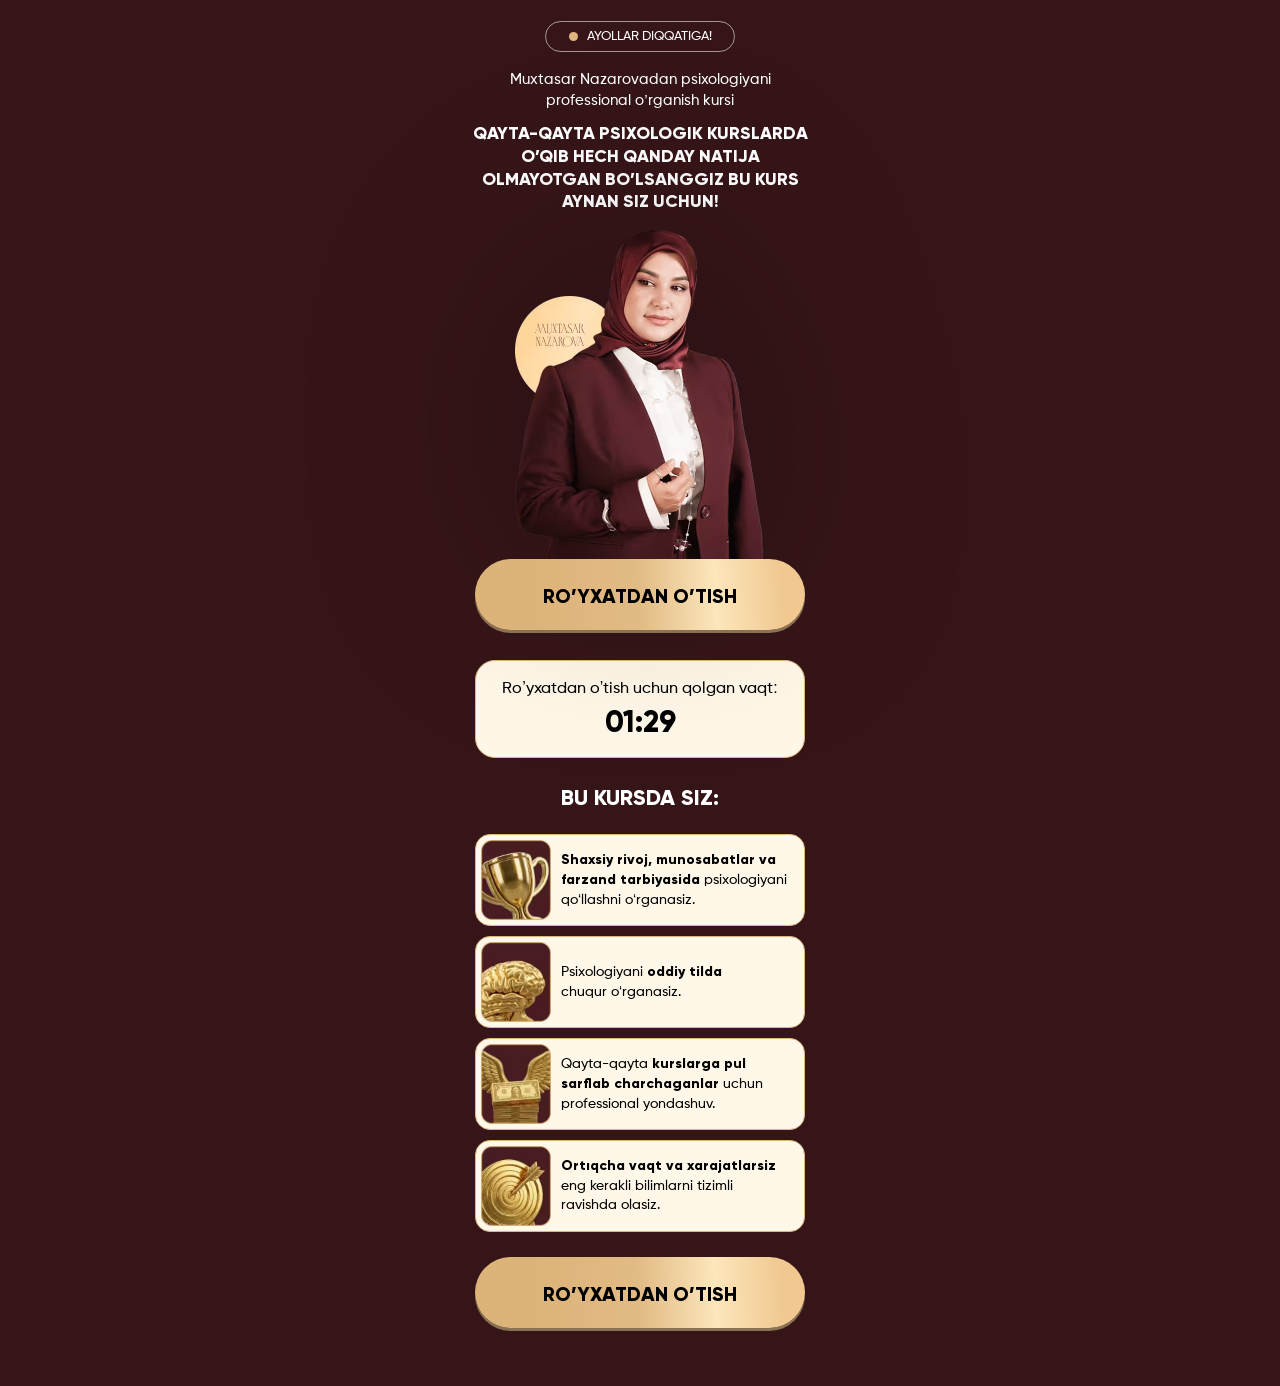
<file: index.html>
<!DOCTYPE html>
<html lang="uz">

<head>
    <meta charset="UTF-8">
    <meta name="viewport" content="width=device-width, initial-scale=1.0">
    <title>Muxtasar Nazarova</title>

    <style>
 *{padding:0;margin:0;box-sizing:border-box}html, body{overflow-x:hidden}body{font-family:Montserrat, sans-serif;background-color:#361518}.event{padding-top:21px;padding-bottom:38px}.event__inner{max-width:375px;margin:0 auto;padding:0 10px;position:relative}.event__top{display:flex;align-items:center;justify-content:center;gap:5px;margin-bottom:17px}.event__date{display:flex;align-items:center;justify-content:center;gap:9px;color:white;padding:8px 0;border:1px solid #FFFFFF8C;border-radius:100px;max-width:190px;width:100%}.event__date-icon{background-color:#DEB67D;width:9px;height:9px;border-radius:100%}.event__date-text{font-family:Gilroy, sans-serif;font-weight:500;font-size:13px;line-height:100%}.event__title{font-family:Gilroy, sans-serif;font-weight:800;font-size:clamp(14.8px, 4.6vw, 17.5px);line-height:130%;text-align:center;text-transform:uppercase;margin-bottom:16px;color:white}.event__subtitle{font-family:Gilroy, sans-serif;font-weight:500;font-size:15px;line-height:140%;text-align:center;margin-bottom:11px;color:white}.learn__icon{object-fit:cover;flex-shrink:0}.event__image{max-width:251px;width:100%;filter:drop-shadow(0px 0px 100px rgba(0, 0, 0, 0.3));height:auto;margin-bottom:-1px;margin-left:auto;margin-right:auto;display:flex}.learn{margin-bottom:20px}.learn__title{font-family:Gilroy, sans-serif;font-weight:800;font-size:22px;line-height:16px;text-align:center;text-transform:uppercase;margin-bottom:28px;color:white}.learn__list{display:flex;flex-direction:column;gap:10px;margin:0 auto 25px;align-items:center;justify-content:center}.learn__item{display:flex;align-items:center;gap:10px;padding:5px;background-color:#FFF8E9;border:1px solid #DEB67D;border-radius:15px;max-width:330px;width:100%}.learn__text{font-family:Gilroy, sans-serif;font-weight:500;font-size:clamp(13px, 3.9vw, 14px);line-height:140%}.event__speaker{max-width:330px;width:100%;height:auto;display:flex;margin:0 auto 30px}.event__btn{text-decoration:none;width:100%;padding:25px 0 22px 0;background:linear-gradient(87.05deg, #DCB379 17.99%, #E2BB84 49.64%, #FCE6BB 72.7%, #F0C890 93.02%);box-shadow:0px 3px 0px 0px #897353;border:none;border-radius:40px;font-family:Gilroy, sans-serif;font-weight:700;font-size:20px;text-transform:uppercase;z-index:3;line-height:120%;text-align:center;color:#000;max-width:330px;margin-left:auto;margin-right:auto;margin-bottom:12px;min-width:330px;position:relative;display:flex;align-items:center;justify-content:center;cursor:pointer}.event__btn:active{transform:scale(0.96)}@media (max-width:340px){.event__btn{min-width:300px}}
    </style>

    <link rel="stylesheet" href="./css/main.css" media="print" onload="this.media='all'" />
    <noscript>
        <link rel="stylesheet" href="./css/main.css" />
    </noscript>
</head>

<body>
    <main>
        <section class="event">
            <div class="event__inner">
                <div class="event__top">
                    <div class="event__date">
                        <div class="event__date-icon"></div>
                        <p class="event__date-text">AYOLLAR DIQQATIGA!</p>
                    </div>
                </div>
                <p class="event__subtitle">Muxtasar Nazarovadan psixologiyani <br> professional o’rganish kursi</p>

                <h1 class="event__title">
                    Qayta-qayta psixologik kurslarda o’qib hech qanday natija olmayotgan bo’lsanggiz bu kurs aynan siz uchun!
                </h1>

                <img class="event__image" src="./images/speaker.avif" loading="lazy" decoding="async" width="251"
                    height="331" alt="house">
                <button class="event__btn registerBtn" style="margin-bottom: 30px;">
                    RO’YXATDAN O’TISH
                </button>

                <div class="lesson__timer__box">
                    <h2 class="lesson__timer__title">Ro’yxatdan o’tish uchun qolgan vaqt:</h2>
                    <div class="lesson__timer" id="timer">01:30</div>
                </div>

                <div class="learn">
                    <h3 class="learn__title">Bu kursda siz:</h3>

                    <ul class="learn__list">
                        <li class="learn__item">
                            <img class="learn__icon" src="./images/learn/1.avif" loading="lazy" decoding="async"
                                width="70" height="80" alt="icon">
                            <p class="learn__text">
                                <b>Shaxsiy rivoj, munosabatlar va <br> farzand tarbiyasida</b> psixologiyani <br>
                                qo‘llashni o‘rganasiz.
                            </p>
                        </li>
                        <li class="learn__item">
                            <img class="learn__icon" src="./images/learn/2.avif" loading="lazy" decoding="async"
                                width="70" height="80" alt="icon">
                            <p class="learn__text">
                                Psixologiyani <b>oddiy tilda</b> <br> chuqur o‘rganasiz.
                            </p>
                        </li>
                        <li class="learn__item">
                            <img class="learn__icon" src="./images/learn/3.avif" loading="lazy" decoding="async"
                                width="70" height="80" alt="icon">
                            <p class="learn__text">
                                Qayta-qayta <b>kurslarga pul <br> sarflab charchaganlar</b> uchun <br> professional
                                yondashuv.
                            </p>
                        </li>
                        <li class="learn__item">
                            <img class="learn__icon" src="./images/learn/4.avif" loading="lazy" decoding="async"
                                width="70" height="80" alt="icon">
                            <p class="learn__text">
                                <b>Ortıqcha vaqt va xarajatlarsiz</b> <br> eng kerakli bilimlarni tizimli <br> ravishda
                                olasiz.
                            </p>
                        </li>
                    </ul>

                    <button class="event__btn registerBtn">
                        
                        RO’YXATDAN O’TISH
                    </button>
                </div>

            </div>
        </section>
    </main>

  <!-- Modal -->
  <div id="registrationModal" class="homeModal" style="display: none">
    <div class="homeModalOverlay"></div>
    <div class="homeFormContainer">
      <button class="closeButton" id="closeModalBtn">
        <svg xmlns="http://www.w3.org/2000/svg" width="16" height="16" viewBox="0 0 12 12" fill="none">
          <path d="M1 11L11 1M1 1.00001L11 11" stroke="currentColor" stroke-width="1.5" stroke-linecap="round" />
        </svg>
      </button>
      <div class="homeFormTop">
        <h1 class="homeFormTopTitle">
          Ro'yxatdan o'tish uchun ma'lumotlaringizni kiriting!
        </h1>
      </div>
      <form id="registrationForm" name="contact-form">
        <!-- ISM -->
        <div class="HomeFormRow">
          <label class="HomeFormRowLabel" for="name">Ismingiz:</label>
          <input class="HomeFormRowInput" type="text" id="name" name="name" placeholder="Ismingizni kiriting"
            autocomplete="name" />
          <p class="homeFormErrorText" id="nameError" style="display: none">
            ❌ Ismingizni kiriting!
          </p>
        </div>

        <!-- TELEFON -->
        <div class="HomeFormRow">
          <label class="HomeFormRowLabel" for="phone">Telefon raqamingiz:</label>

          <div class="phone-input-container">
            <!-- LEFT: country -->
            <button type="button" class="selected-country" id="selectedCountry">
              <span class="selected-flag" id="selectedCountryFlag">🇺🇿</span>

              <svg id="dropdownIcon" xmlns="http://www.w3.org/2000/svg" width="16" height="16" viewBox="0 0 24 24"
                fill="none" stroke="currentColor" stroke-width="2" stroke-linecap="round" stroke-linejoin="round">
                <polyline points="6 9 12 15 18 9"></polyline>
              </svg>
              <span class="selected-code" id="selectedCountryCodeText">+998</span>
            </button>

            <!-- dropdown -->
            <div class="country-dropdown" id="countryDropdown" style="display:none"></div>

            <!-- RIGHT: phone input (number span inside) -->
            <div class="phone-field">
              <input class="HomeFormRowInput phone-input" type="tel" id="phone" name="phone" inputmode="numeric"
                placeholder="00 0000 00 00" autocomplete="tel"
                style="border: none; background-color: transparent;padding-left: 5px;" />
            </div>
          </div>

          <p class="homeFormErrorText" id="phoneError" style="display:none">
            ❌ Telefon raqam mos emas!
          </p>
        </div>


        <button type="submit" class="HomeFormBtn" id="submitBtn">
          DAVOM ETISH
        </button>
      </form>

    </div>
  </div>

  
    <script defer src="/js/phoneFormatter.js"></script>
    <script defer src="/js/app.js"></script>

  <!-- Meta Pixel Code -->
<script defer>
!function(f,b,e,v,n,t,s)
{if(f.fbq)return;n=f.fbq=function(){n.callMethod?
n.callMethod.apply(n,arguments):n.queue.push(arguments)};
if(!f._fbq)f._fbq=n;n.push=n;n.loaded=!0;n.version='2.0';
n.queue=[];t=b.createElement(e);t.async=!0;
t.src=v;s=b.getElementsByTagName(e)[0];
s.parentNode.insertBefore(t,s)}(window, document,'script',
'https://connect.facebook.net/en_US/fbevents.js');
fbq('init', '2247188195685063');
fbq('track', 'PageView');
</script>
<noscript><img height="1" width="1" style="display:none"
src="https://www.facebook.com/tr?id=2247188195685063&ev=PageView&noscript=1"
/></noscript>
<!-- End Meta Pixel Code -->
</body>

</html>
</file>
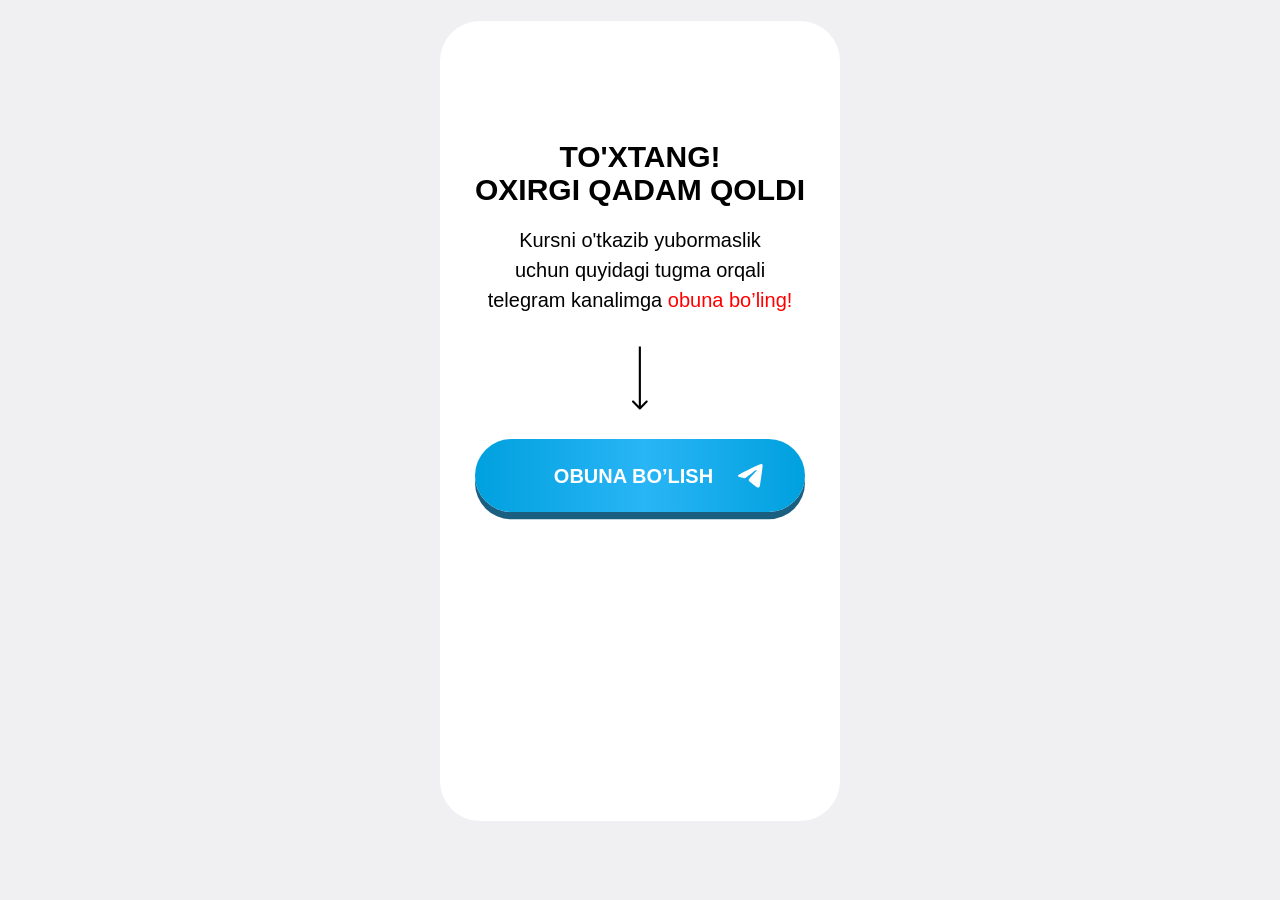
<file: thankYou.html>
<!DOCTYPE html>
<html lang="uz">

<head>
  <meta charset="UTF-8" />
  <meta name="viewport" content="width=device-width, initial-scale=1.0" />
  <title>Raxmat</title>
  <style>
    * { margin: 0; padding: 0; box-sizing: border-box; } body { padding-top: 21px; background-color: #F0F0F3; } .container { max-width: 400px; width: 100%; margin-left: auto; margin-right: auto; padding-left: 10px; padding-right: 10px; min-height: 800px; display: flex; background-color: white; padding-top: 119px; border-radius: 40px; align-items: center; flex-direction: column; } .title { font-family: Gilroy, sans-serif; font-weight: 700; font-size: clamp(27px, 6vw, 30px); line-height: 110%; text-align: center; margin-bottom: 19px; } .title>span { color: #BC9D71; } .description { font-family: Gilroy, sans-serif; font-weight: 500; font-size: clamp(18px, 5vw, 20px); line-height: 150%; text-align: center; margin-bottom: 28px; span { color: #FF0000; } } .arrow { margin-bottom: 26px; } .button-sub { font-family: Gilroy, sans-serif; box-shadow: 0px 7.37px 0px 0px #1A5E80; padding: 25px 0 24px 0; background: linear-gradient(90deg, #00A0DE 0%, #29B5F6 51.44%, #00A0DE 100%); border: none; border-radius: 69px; font-weight: 800; font-size: 20px; display: flex; align-items: center; gap: 25px; line-height: 100%; text-align: center; text-transform: uppercase; color: white; text-decoration: none; max-width: 330px; display: flex; align-items: center; justify-content: center; width: 100%; }
  </style>
  
</head>

<body>
  <div class="container">

    <div class="title">TO'XTANG! <br> OXIRGI QADAM QOLDI</div>
    <p class="description">
      Kursni o'tkazib yubormaslik <br> uchun quyidagi tugma orqali <br> telegram kanalimga  <span>obuna
        bo’ling!</span>
    </p>
    <img src="images/strelka.svg" alt="arrow" class="arrow" loading="lazy" height="70" width="16" loading="lazy"
      decoding="async" />
    <a href="https://t.me/+FK7PBbi24ktiMTQy" class="button-sub">OBUNA BO’LISH
      <img src="./images/tg.svg" alt="telegram" style="margin-right: -37px;display: flex;" loading="lazy"
        decoding="async">
    </a>
  </div>
  <script defer src="./js/thankYou.js"></script>

  <!-- Meta Pixel Code -->
<script>
!function(f,b,e,v,n,t,s)
{if(f.fbq)return;n=f.fbq=function(){n.callMethod?
n.callMethod.apply(n,arguments):n.queue.push(arguments)};
if(!f._fbq)f._fbq=n;n.push=n;n.loaded=!0;n.version='2.0';
n.queue=[];t=b.createElement(e);t.async=!0;
t.src=v;s=b.getElementsByTagName(e)[0];
s.parentNode.insertBefore(t,s)}(window, document,'script',
'https://connect.facebook.net/en_US/fbevents.js');
fbq('init', '2247188195685063');
fbq('track', 'PageView');
</script>
<noscript><img height="1" width="1" style="display:none"
src="https://www.facebook.com/tr?id=2247188195685063&ev=PageView&noscript=1"
/></noscript>
<!-- End Meta Pixel Code -->
</body>

</html>
</file>
<file: css/main.css>
@font-face { font-family: "Gilroy"; src: url("/fonts/Gilroy-ExtraBold.woff2") format("woff2"); font-weight: 800; font-display: swap; } @font-face { font-family: "Bebas Neue"; src: url("/fonts/BebasNeue-Regular.subset-AZa-z-0-9-punct-percent.woff2") format("woff2"); font-weight: 400; font-display: swap; } @font-face { font-family: "Gilroy"; src: url("/fonts/Gilroy-Medium.subset.woff2") format("woff2"); font-weight: 500; font-display: swap; } @font-face { font-family: "Gilroy"; src: url("/fonts/Gilroy-Regular.subset.woff2") format("woff2"); font-weight: 400; font-display: swap; } .lesson__timer__box { background-color: #FFF8E9; margin-bottom: 32px; border-radius: 20px; border: 1px solid #DEB67D; padding: 20px; padding-bottom: 17px; margin-left: auto; margin-right: auto; width: 100%; max-width: 330px; } .lesson__timer__title { font-family: Gilroy, sans-serif; font-weight: 500; font-size: clamp(13px, 4.1vw, 16px); line-height: 100%; text-align: center; margin-bottom: 7px; } .lesson__timer { font-family: Gilroy, sans-serif; font-weight: 800; font-size: 30px; line-height: 120%; text-align: center; } .homeModal, .homeModalOverlay { position: fixed; top: 0; height: 100vh; width: 100%; left: 0; } .homeModal { z-index: 30; justify-content: center; align-items: center; display: flex; } .homeModalOverlay { background-color: rgba(0, 0, 0, 0.3); backdrop-filter: blur(5px); } .homeFormContainer { position: relative; z-index: 30; background-color: #fff; color: #000; border-radius: 8px; padding: 20px 40px 40px; width: 100%; max-width: 520px; box-shadow: 0 4px 12px rgba(0, 0, 0, 0.1); margin: 0 20px; position: fixed; top: 50%; left: 50%; transform: translate(-50%, -50%); } .homeFormTop { display: flex; justify-content: space-between; } .homeFormTopTitle { font-family: Inter, sans-serif; font-size: clamp(21px, 6.6vw, 24px); margin: 0 0 20px; color: #000; font-weight: 600; text-align: center; margin-left: auto; margin-right: auto; } .closeButton { background: 0 0; border: none; cursor: pointer; padding: 4px; justify-content: center; align-items: center; display: flex; position: absolute; top: 20px; right: 20px; color: #000; } .homeFormErrorText { color: #e53e3e; margin-bottom: 12px; font-size: 14px; font-family: system-ui, -apple-system, BlinkMacSystemFont, "Segoe UI", sans-serif; padding-top: 5px; padding-bottom: 5px; } .HomeFormRowInput, .HomeFormRowLabel { font-family: system-ui, -apple-system, BlinkMacSystemFont, "Segoe UI", sans-serif; font-size: 18px; } .HomeFormRow { margin-bottom: 20px; } .HomeFormRowLabel { display: block; margin-bottom: 6px; color: #000; } .HomeFormRowInput { width: 100%; padding: 10px 16px; border: 1px solid #c9c9c9; min-height: 48px; background-color: #f3f7f8; border-radius: 6px; font-weight: 400; outline: 0; height: 50px; transition: border-color 0.2s; } .HomeFormRowInput:focus { border-color: #DCB379; } .HomeFormRowInput::placeholder { color: #aaa; } .HomeFormBtn { font-family: sans-serif; height: 60px; width: 100%; cursor: pointer; border-radius: 10px; transition: 0.3s; background: linear-gradient(87.05deg, #DCB379 17.99%, #E2BB84 49.64%, #FCE6BB 72.7%, #F0C890 93.02%); font-weight: 700; font-size: 28px; color: black; text-transform: uppercase; border: none; position: relative; display: flex; align-items: center; justify-content: center; } .phone-input-container { display: flex; align-items: center; position: relative; border: 1px solid #c9c9c9; background-color: transparent; border-radius: 6px; } .phone-input-container:focus { border-color: #e71f1f; } .selected-code { display: flex; color: #000; margin-left: 10px; } .country-selector { position: relative; margin-right: 10px; } .selected-country { display: flex; align-items: center; padding: 10px; padding-right: 0; border-radius: 6px; cursor: pointer; min-height: 50px; font-family: sans-serif !important; font-size: 18px; font-weight: 400 !important; min-width: max-content; border: none; background-color: transparent; } .country-dropdown { position: absolute; top: 110%; left: 0; width: 100%; background-color: #fff; border: 1px solid #c9c9c9; border-radius: 6px; box-shadow: 0 4px 12px rgba(0, 0, 0, 0.1); z-index: 40; max-height: 200px; overflow-y: auto; font-family: sans-serif !important; font-weight: 400 !important; } .country-option { display: flex; justify-content: space-between; align-items: center; padding: 10px; cursor: pointer; font-family: sans-serif; font-weight: 400 !important; } .country-option:hover { background-color: #f3f7f8; } .country-option.selected { background-color: #e6f0fa; } @media screen and (max-width: 768px) { .homeFormContainer { max-width: 100%; padding: 80px 20px 20px; margin: 0; border-radius: 6px; height: 100vh; } .homeFormTopTitle { text-align: center; max-width: 408px; margin-left: auto; margin-right: auto; font-weight: 700; margin-bottom: 15px; } .homeFormTop { flex-direction: column; align-items: flex-start; } .closeButton { width: 100%; height: 50px; background-color: #000; color: #fff; padding-right: 20px; top: 0; left: 0; justify-content: end; } .homeFormErrorText { font-size: 12px; margin-bottom: 8px; } .HomeFormRowLabel { margin-bottom: 6px; } .HomeFormRowInput { padding: 0 12px; min-height: 40px; background-color: transparent; } .HomeFormRowInput::placeholder { color: #a3a3a3; } .HomeFormBtn { font-size: 18px; font-weight: 700; margin-top: 24px; } } @media screen and (max-width: 480px) { .homeFormContainer { max-width: 100%; padding: 80px 20px 20px; margin: 0; border-radius: 6px; height: 100vh; } .homeFormTopTitle { text-align: center; margin: 0 auto 15px; } .homeFormErrorText { font-size: 12px; margin-bottom: 8px; } .HomeFormRowLabel { margin-bottom: 6px; } .HomeFormRowInput { padding: 0 12px; min-height: 40px; background-color: transparent; border-radius: 10px; } .HomeFormRowInput::placeholder { color: #a3a3a3; } .HomeFormBtn { font-size: 16px; padding: 10px 0; margin-top: 24px; height: 50px; } }
</file>
